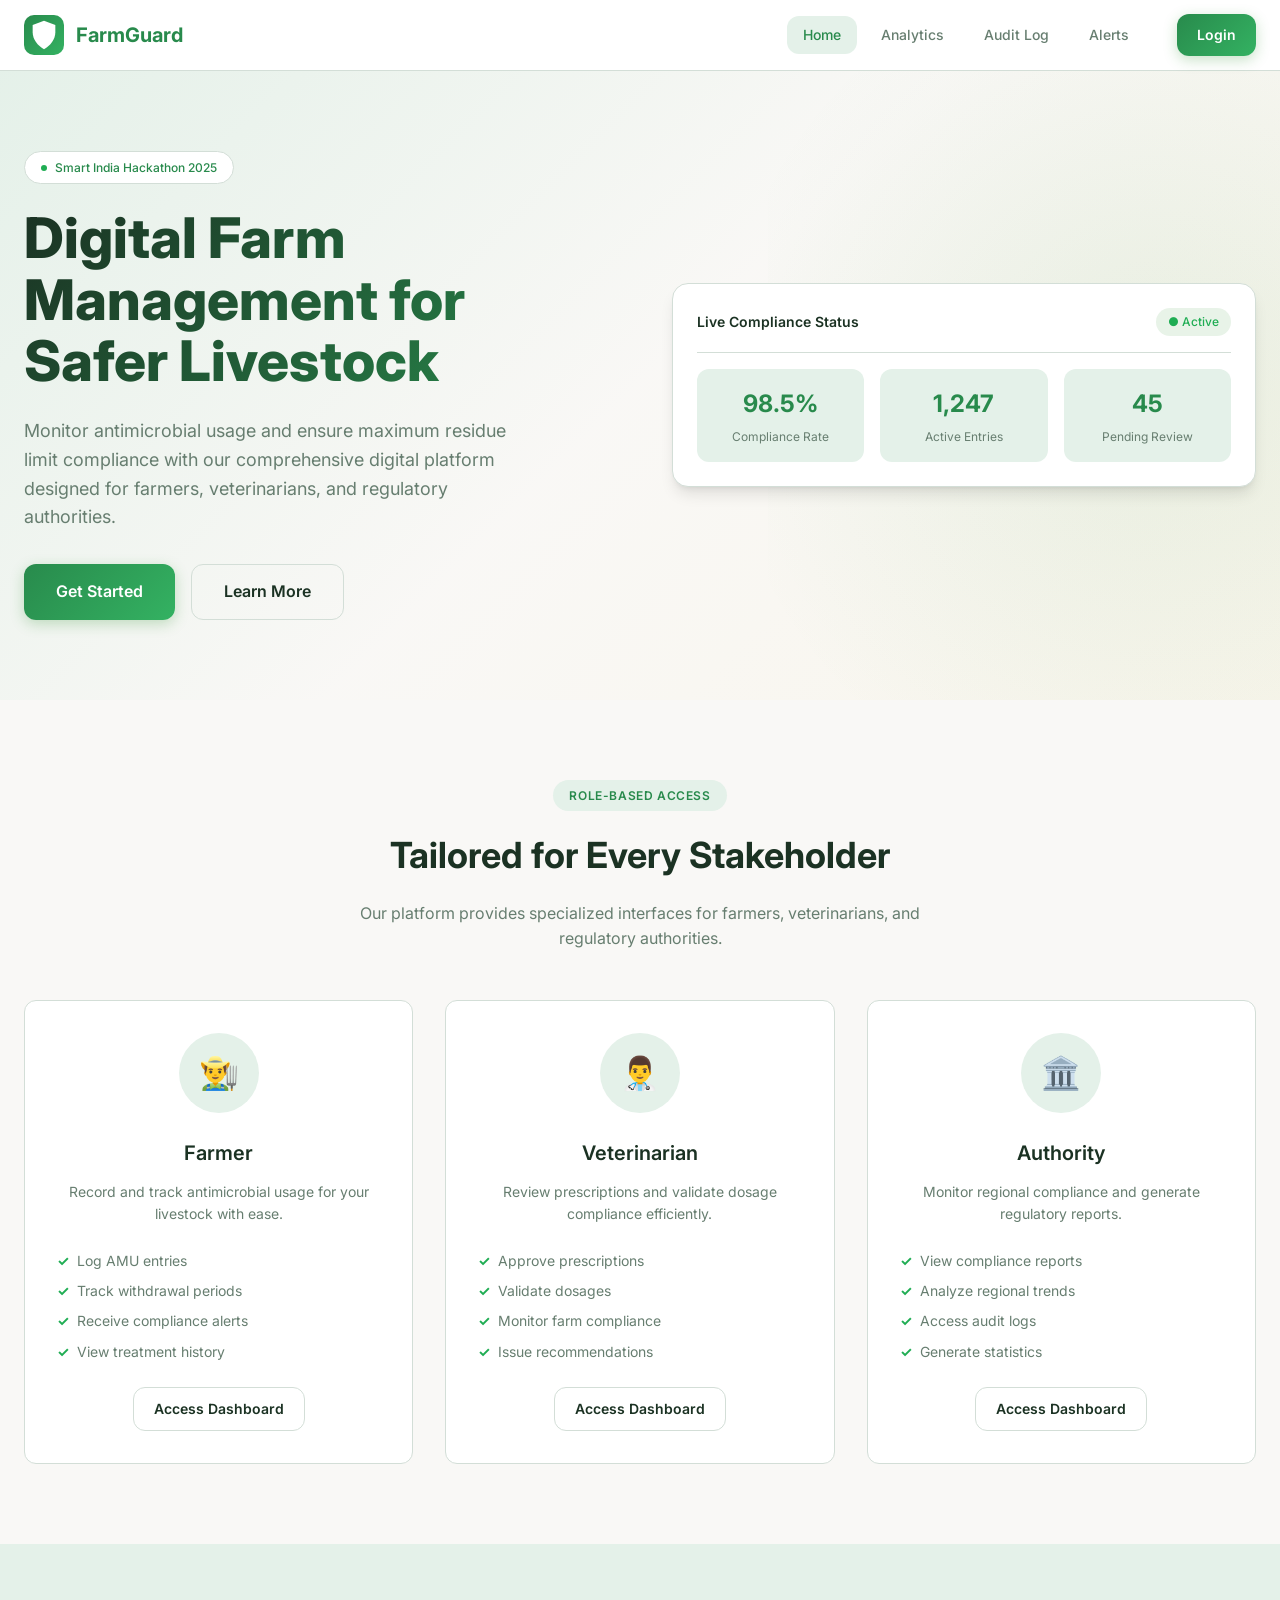
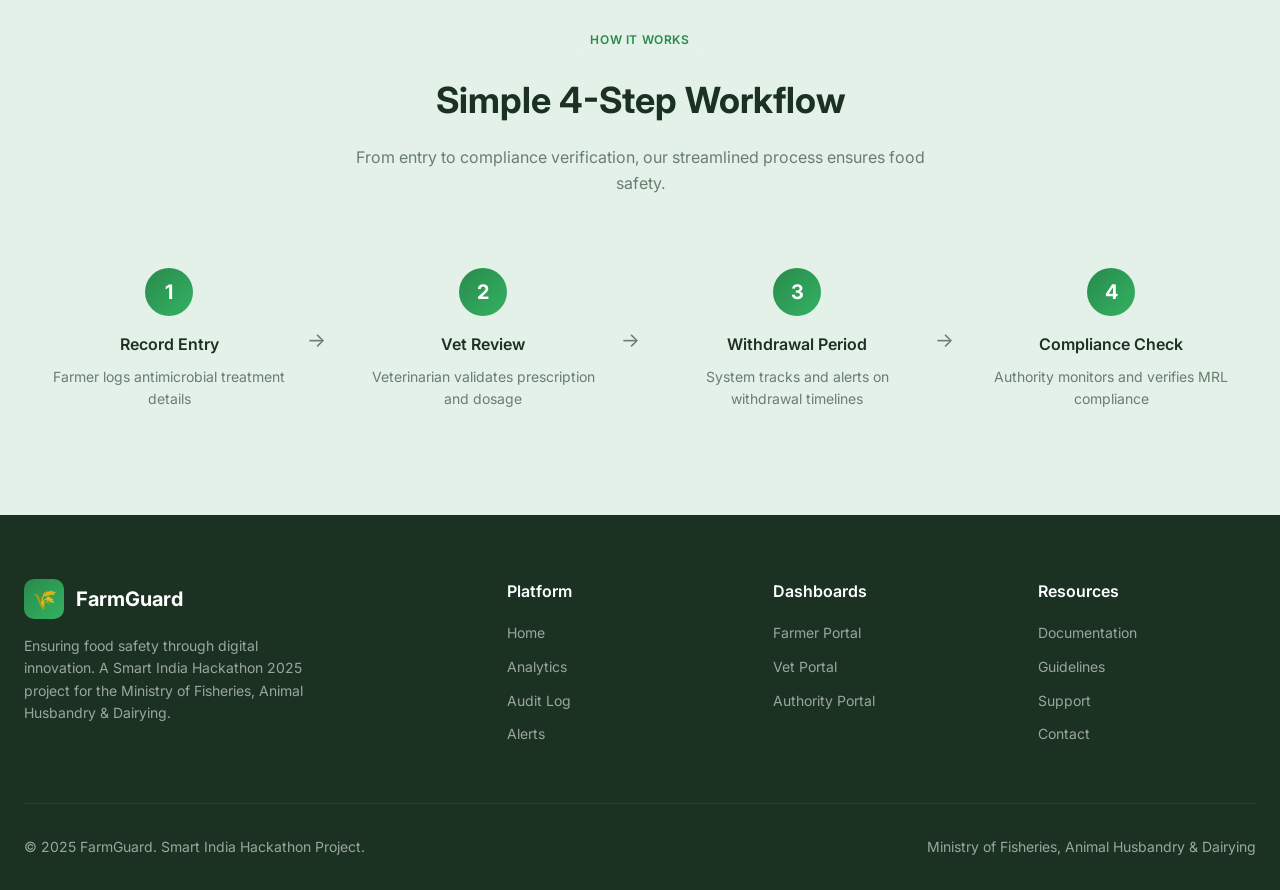
<file: index.html>
<!DOCTYPE html>
<html lang="en">
<head>
  <meta charset="UTF-8">
  <meta name="viewport" content="width=device-width, initial-scale=1.0">
  <title>Digital Farm Management Portal - AMU/MRL Monitoring</title>
  <meta name="description" content="Digital Farm Management Portal for monitoring Maximum Residue Limits (MRL) and Antimicrobial Usage (AMU) in livestock">
  <link rel="stylesheet" href="styles.css">
</head>
<body>
  <!-- Header -->
  <header class="header">
    <div class="header-container">
      <a href="index.html" class="logo">
        <div class="logo-icon">
          <svg width="34" height="34" viewBox="0 0 24 24" fill="white" xmlns="http://www.w3.org/2000/svg">
            <path d="M12 2L4 5V10C4 15 7.5 19.5 12 22C16.5 19.5 20 15 20 10V5L12 2Z"/>
          </svg>
        </div>
        <span>FarmGuard</span>
      </a>
      
      <nav class="nav">
        <div class="nav-links">
          <a href="index.html" class="nav-link active">Home</a>
          <a href="analytics.html" class="nav-link">Analytics</a>
          <a href="audit-log.html" class="nav-link">Audit Log</a>
          <a href="alerts.html" class="nav-link">Alerts</a>
        </div>
        <a href="login.html" class="btn btn-primary">Login</a>
      </nav>
    </div>
  </header>

  <!-- Hero Section -->
  <section class="hero">
    <div class="hero-container">
      <div class="hero-content">
        <div class="hero-badge">
          <span class="dot"></span>
          Smart India Hackathon 2025
        </div>
        <h1>Digital Farm Management for Safer Livestock</h1>
        <p>Monitor antimicrobial usage and ensure maximum residue limit compliance with our comprehensive digital platform designed for farmers, veterinarians, and regulatory authorities.</p>
        <div class="hero-buttons">
          <a href="login.html" class="btn btn-primary btn-lg">Get Started</a>
          <a href="#roles" class="btn btn-outline btn-lg">Learn More</a>
        </div>
      </div>
      
      <div class="hero-visual">
        <div class="hero-card">
          <div class="hero-card-header">
            <span class="hero-card-title">Live Compliance Status</span>
            <span class="hero-card-badge">● Active</span>
          </div>
          <div class="stats-grid">
            <div class="stat-item">
              <div class="stat-value">98.5%</div>
              <div class="stat-label">Compliance Rate</div>
            </div>
            <div class="stat-item">
              <div class="stat-value">1,247</div>
              <div class="stat-label">Active Entries</div>
            </div>
            <div class="stat-item">
              <div class="stat-value">45</div>
              <div class="stat-label">Pending Review</div>
            </div>
          </div>
        </div>
      </div>
    </div>
  </section>

  <!-- Roles Section -->
  <section class="section" id="roles">
    <div class="section-container">
      <div class="section-header">
        <span class="section-badge">Role-Based Access</span>
        <h2 class="section-title">Tailored for Every Stakeholder</h2>
        <p class="section-description">Our platform provides specialized interfaces for farmers, veterinarians, and regulatory authorities.</p>
      </div>
      
      <div class="roles-grid">
        <!-- Farmer Card -->
        <div class="role-card">
          <div class="role-icon">👨‍🌾</div>
          <h3>Farmer</h3>
          <p>Record and track antimicrobial usage for your livestock with ease.</p>
          <ul class="role-features">
            <li>Log AMU entries</li>
            <li>Track withdrawal periods</li>
            <li>Receive compliance alerts</li>
            <li>View treatment history</li>
          </ul>
          <a href="farmer-dashboard.html" class="btn btn-outline">Access Dashboard</a>
        </div>
        
        <!-- Veterinarian Card -->
        <div class="role-card">
          <div class="role-icon">👨‍⚕️</div>
          <h3>Veterinarian</h3>
          <p>Review prescriptions and validate dosage compliance efficiently.</p>
          <ul class="role-features">
            <li>Approve prescriptions</li>
            <li>Validate dosages</li>
            <li>Monitor farm compliance</li>
            <li>Issue recommendations</li>
          </ul>
          <a href="vet-dashboard.html" class="btn btn-outline">Access Dashboard</a>
        </div>
        
        <!-- Authority Card -->
        <div class="role-card">
          <div class="role-icon">🏛️</div>
          <h3>Authority</h3>
          <p>Monitor regional compliance and generate regulatory reports.</p>
          <ul class="role-features">
            <li>View compliance reports</li>
            <li>Analyze regional trends</li>
            <li>Access audit logs</li>
            <li>Generate statistics</li>
          </ul>
          <a href="authority-dashboard.html" class="btn btn-outline">Access Dashboard</a>
        </div>
      </div>
    </div>
  </section>

  <!-- Workflow Section -->
  <section class="section" style="background: var(--accent);">
    <div class="section-container">
      <div class="section-header">
        <span class="section-badge">How It Works</span>
        <h2 class="section-title">Simple 4-Step Workflow</h2>
        <p class="section-description">From entry to compliance verification, our streamlined process ensures food safety.</p>
      </div>
      
      <div class="workflow-grid">
        <div class="workflow-step">
          <div class="workflow-number">1</div>
          <h4>Record Entry</h4>
          <p>Farmer logs antimicrobial treatment details</p>
        </div>
        <div class="workflow-step">
          <div class="workflow-number">2</div>
          <h4>Vet Review</h4>
          <p>Veterinarian validates prescription and dosage</p>
        </div>
        <div class="workflow-step">
          <div class="workflow-number">3</div>
          <h4>Withdrawal Period</h4>
          <p>System tracks and alerts on withdrawal timelines</p>
        </div>
        <div class="workflow-step">
          <div class="workflow-number">4</div>
          <h4>Compliance Check</h4>
          <p>Authority monitors and verifies MRL compliance</p>
        </div>
      </div>
    </div>
  </section>

  <!-- Footer -->
  <footer class="footer">
    <div class="footer-container">
      <div class="footer-grid">
        <div class="footer-brand">
          <div class="logo">
            <div class="logo-icon">🌾</div>
            <span>FarmGuard</span>
          </div>
          <p>Ensuring food safety through digital innovation. A Smart India Hackathon 2025 project for the Ministry of Fisheries, Animal Husbandry & Dairying.</p>
        </div>
        
        <div class="footer-column">
          <h4>Platform</h4>
          <ul>
            <li><a href="index.html">Home</a></li>
            <li><a href="analytics.html">Analytics</a></li>
            <li><a href="audit-log.html">Audit Log</a></li>
            <li><a href="alerts.html">Alerts</a></li>
          </ul>
        </div>
        
        <div class="footer-column">
          <h4>Dashboards</h4>
          <ul>
            <li><a href="farmer-dashboard.html">Farmer Portal</a></li>
            <li><a href="vet-dashboard.html">Vet Portal</a></li>
            <li><a href="authority-dashboard.html">Authority Portal</a></li>
          </ul>
        </div>
        
        <div class="footer-column">
          <h4>Resources</h4>
          <ul>
            <li><a href="#">Documentation</a></li>
            <li><a href="#">Guidelines</a></li>
            <li><a href="#">Support</a></li>
            <li><a href="#">Contact</a></li>
          </ul>
        </div>
      </div>
      
      <div class="footer-bottom">
        <span>© 2025 FarmGuard. Smart India Hackathon Project.</span>
        <span>Ministry of Fisheries, Animal Husbandry & Dairying</span>
      </div>
    </div>
  </footer>
</body>
</html>
</file>
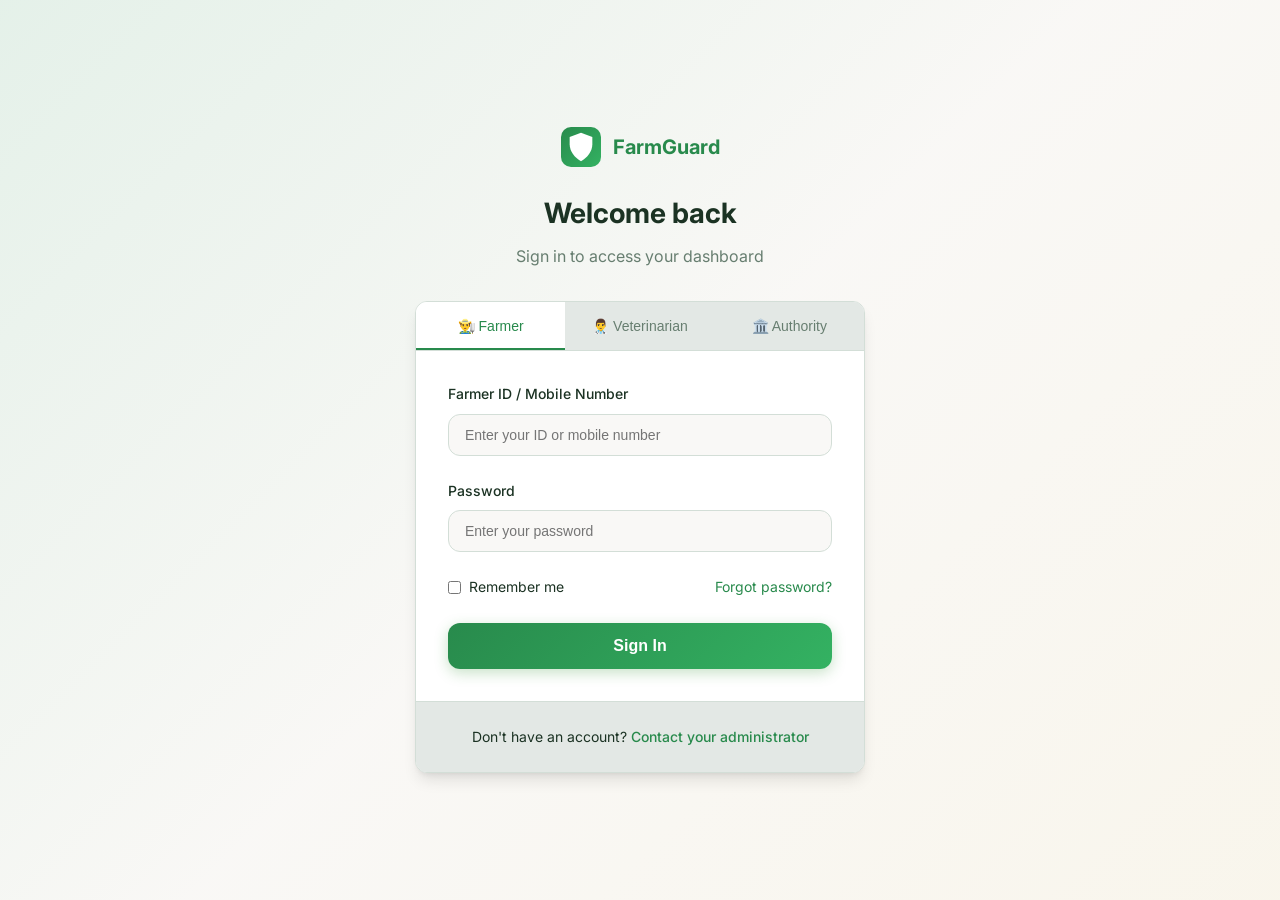
<file: login.html>
<!DOCTYPE html>
<html lang="en">
<head>
  <meta charset="UTF-8">
  <meta name="viewport" content="width=device-width, initial-scale=1.0">
  <title>Login - FarmGuard</title>
  <link rel="stylesheet" href="styles.css">
</head>
<body>
  <div class="login-page">
    <div class="login-container">
      <div class="login-header">
        <a href="index.html" class="logo">
          <!--<div class="logo-icon">🌾</div>-->
          <div class="logo-icon">
            <svg width="34" height="34" viewBox="0 0 24 24" fill="white" xmlns="http://www.w3.org/2000/svg">
              <path d="M12 2L4 5V10C4 15 7.5 19.5 12 22C16.5 19.5 20 15 20 10V5L12 2Z"/>
            </svg>
          </div>
          <span>FarmGuard</span>
        </a>
        <h1>Welcome back</h1>
        <p>Sign in to access your dashboard</p>
      </div>
      
      <div class="login-card">
        <div class="role-tabs">
          <button class="role-tab active" data-role="farmer" onclick="switchRole('farmer')">
            👨‍🌾 Farmer
          </button>
          <button class="role-tab" data-role="vet" onclick="switchRole('vet')">
            👨‍⚕️ Veterinarian
          </button>
          <button class="role-tab" data-role="authority" onclick="switchRole('authority')">
            🏛️ Authority
          </button>
        </div>
        
        <form class="login-form" id="loginForm">
          <div class="form-group">
            <label for="identifier" id="identifierLabel">Farmer ID / Mobile Number</label>
            <input type="text" id="identifier" placeholder="Enter your ID or mobile number" required>
          </div>
          
          <div class="form-group">
            <label for="password">Password</label>
            <input type="password" id="password" placeholder="Enter your password" required>
          </div>
          
          <div class="form-row">
            <label class="checkbox-group">
              <input type="checkbox" id="remember">
              <span>Remember me</span>
            </label>
            <a href="#" class="forgot-link">Forgot password?</a>
          </div>
          
          <button type="submit" class="btn btn-primary btn-lg">Sign In</button>
        </form>
        
        <div class="login-footer">
          <p>Don't have an account? <a href="#">Contact your administrator</a></p>
        </div>
      </div>
    </div>
  </div>

  <script>
    const roleConfig = {
      farmer: {
        label: 'Farmer ID / Mobile Number',
        placeholder: 'Enter your ID or mobile number',
        redirect: 'farmer-dashboard.html'
      },
      vet: {
        label: 'Veterinarian License Number',
        placeholder: 'Enter your license number',
        redirect: 'vet-dashboard.html'
      },
      authority: {
        label: 'Authority ID / Email',
        placeholder: 'Enter your official ID or email',
        redirect: 'authority-dashboard.html'
      }
    };

    let currentRole = 'farmer';

    function switchRole(role) {
      currentRole = role;
      
      // Update tabs
      document.querySelectorAll('.role-tab').forEach(tab => {
        tab.classList.toggle('active', tab.dataset.role === role);
      });
      
      // Update form
      const config = roleConfig[role];
      document.getElementById('identifierLabel').textContent = config.label;
      document.getElementById('identifier').placeholder = config.placeholder;
    }

    document.getElementById('loginForm').addEventListener('submit', async function(e) {
      e.preventDefault();
      
      const identifier = document.getElementById('identifier').value;
      const password = document.getElementById('password').value;
      
      try {
        const response = await fetch('/login', {
          method: 'POST',
          headers: {
            'Content-Type': 'application/json',
          },
          body: JSON.stringify({
            identifier: identifier,
            password: password,
            role: currentRole
          })
        });
        
        const data = await response.json();
        
        if (data.success) {
          const config = roleConfig[currentRole];
          window.location.href = config.redirect;
        } else {
          alert(data.message || 'Invalid credentials. Please try again.');
        }
      } catch (error) {
        console.error('Login error:', error);
        alert('Login failed. Please check your connection and try again.');
      }
    });
  </script>
</body>
</html>
</file>
<file: styles.css>
/* Digital Farm Management Portal - Complete Styles */
@import url('https://fonts.googleapis.com/css2?family=Inter:wght@300;400;500;600;700;800&display=swap');

* {
  margin: 0;
  padding: 0;
  box-sizing: border-box;
}

:root {
  /* Colors */
  --primary: hsl(142, 55%, 35%);
  --primary-light: hsl(142, 55%, 45%);
  --primary-dark: hsl(142, 55%, 25%);
  --primary-foreground: hsl(0, 0%, 100%);
  
  --secondary: hsl(45, 93%, 47%);
  --secondary-light: hsl(45, 93%, 57%);
  --secondary-foreground: hsl(0, 0%, 10%);
  
  --background: hsl(40, 23%, 97%);
  --foreground: hsl(142, 30%, 15%);
  
  --card: hsl(0, 0%, 100%);
  --card-foreground: hsl(142, 30%, 15%);
  
  --muted: hsl(142, 10%, 90%);
  --muted-foreground: hsl(142, 10%, 45%);
  
  --accent: hsl(142, 30%, 92%);
  --accent-foreground: hsl(142, 55%, 30%);
  
  --destructive: hsl(0, 72%, 51%);
  --success: hsl(142, 70%, 40%);
  --warning: hsl(38, 92%, 50%);
  
  --border: hsl(142, 15%, 85%);
  --input: hsl(142, 15%, 85%);
  --ring: hsl(142, 55%, 35%);
  
  --radius: 0.75rem;
  --shadow-sm: 0 1px 2px 0 rgb(0 0 0 / 0.05);
  --shadow: 0 1px 3px 0 rgb(0 0 0 / 0.1), 0 1px 2px -1px rgb(0 0 0 / 0.1);
  --shadow-md: 0 4px 6px -1px rgb(0 0 0 / 0.1), 0 2px 4px -2px rgb(0 0 0 / 0.1);
  --shadow-lg: 0 10px 15px -3px rgb(0 0 0 / 0.1), 0 4px 6px -4px rgb(0 0 0 / 0.1);
}

body {
  font-family: 'Inter', -apple-system, BlinkMacSystemFont, 'Segoe UI', sans-serif;
  background-color: var(--background);
  color: var(--foreground);
  line-height: 1.6;
  min-height: 100vh;
}

a {
  color: inherit;
  text-decoration: none;
}

/* Header */
.header {
  background: rgba(255, 255, 255, 0.95);
  backdrop-filter: blur(12px);
  border-bottom: 1px solid var(--border);
  position: sticky;
  top: 0;
  z-index: 100;
  padding: 0 1.5rem;
}

.header-container {
  max-width: 1280px;
  margin: 0 auto;
  display: flex;
  align-items: center;
  justify-content: space-between;
  height: 70px;
}

.logo {
  display: flex;
  align-items: center;
  gap: 0.75rem;
  font-weight: 700;
  font-size: 1.25rem;
  color: var(--primary);
}

.logo-icon {
  width: 40px;
  height: 40px;
  background: linear-gradient(135deg, var(--primary), var(--primary-light));
  border-radius: 10px;
  display: flex;
  align-items: center;
  justify-content: center;
  color: white;
  font-size: 1.25rem;
}

.nav {
  display: flex;
  align-items: center;
  gap: 2rem;
}

.nav-links {
  display: flex;
  gap: 0.5rem;
}

.nav-link {
  padding: 0.5rem 1rem;
  border-radius: var(--radius);
  font-weight: 500;
  font-size: 0.875rem;
  color: var(--muted-foreground);
  transition: all 0.2s;
}

.nav-link:hover {
  color: var(--foreground);
  background: var(--accent);
}

.nav-link.active {
  color: var(--primary);
  background: var(--accent);
}

/* Buttons */
.btn {
  display: inline-flex;
  align-items: center;
  justify-content: center;
  gap: 0.5rem;
  padding: 0.625rem 1.25rem;
  font-size: 0.875rem;
  font-weight: 600;
  border-radius: var(--radius);
  border: none;
  cursor: pointer;
  transition: all 0.2s;
}

.btn-primary {
  background: linear-gradient(135deg, var(--primary), var(--primary-light));
  color: var(--primary-foreground);
  box-shadow: 0 4px 14px 0 rgba(34, 139, 34, 0.25);
}

.btn-primary:hover {
  transform: translateY(-1px);
  box-shadow: 0 6px 20px 0 rgba(34, 139, 34, 0.35);
}

.btn-secondary {
  background: var(--secondary);
  color: var(--secondary-foreground);
}

.btn-secondary:hover {
  background: var(--secondary-light);
}

.btn-outline {
  background: transparent;
  border: 1px solid var(--border);
  color: var(--foreground);
}

.btn-outline:hover {
  background: var(--accent);
  border-color: var(--primary);
}

.btn-ghost {
  background: transparent;
  color: var(--muted-foreground);
}

.btn-ghost:hover {
  background: var(--accent);
  color: var(--foreground);
}

.btn-sm {
  padding: 0.375rem 0.75rem;
  font-size: 0.75rem;
}

.btn-lg {
  padding: 0.875rem 2rem;
  font-size: 1rem;
}

/* Hero Section */
.hero {
  padding: 5rem 1.5rem;
  background: linear-gradient(135deg, var(--accent) 0%, var(--background) 50%, hsl(45, 50%, 95%) 100%);
  position: relative;
  overflow: hidden;
}

.hero::before {
  content: '';
  position: absolute;
  top: -50%;
  right: -20%;
  width: 60%;
  height: 200%;
  background: radial-gradient(circle, rgba(34, 139, 34, 0.08) 0%, transparent 60%);
  pointer-events: none;
}

.hero-container {
  max-width: 1280px;
  margin: 0 auto;
  display: grid;
  grid-template-columns: 1fr 1fr;
  gap: 4rem;
  align-items: center;
}

.hero-badge {
  display: inline-flex;
  align-items: center;
  gap: 0.5rem;
  background: var(--card);
  border: 1px solid var(--border);
  padding: 0.375rem 1rem;
  border-radius: 9999px;
  font-size: 0.75rem;
  font-weight: 500;
  color: var(--primary);
  margin-bottom: 1.5rem;
}

.hero-badge .dot {
  width: 6px;
  height: 6px;
  background: var(--success);
  border-radius: 50%;
  animation: pulse 2s infinite;
}

@keyframes pulse {
  0%, 100% { opacity: 1; }
  50% { opacity: 0.5; }
}

.hero h1 {
  font-size: 3.5rem;
  font-weight: 800;
  line-height: 1.1;
  margin-bottom: 1.5rem;
  background: linear-gradient(135deg, var(--foreground) 0%, var(--primary) 100%);
  -webkit-background-clip: text;
  -webkit-text-fill-color: transparent;
  background-clip: text;
}

.hero p {
  font-size: 1.125rem;
  color: var(--muted-foreground);
  margin-bottom: 2rem;
  max-width: 500px;
}

.hero-buttons {
  display: flex;
  gap: 1rem;
  flex-wrap: wrap;
}

.hero-visual {
  position: relative;
}

.hero-card {
  background: var(--card);
  border-radius: 1rem;
  box-shadow: var(--shadow-lg);
  padding: 1.5rem;
  border: 1px solid var(--border);
}

.hero-card-header {
  display: flex;
  align-items: center;
  justify-content: space-between;
  margin-bottom: 1rem;
  padding-bottom: 1rem;
  border-bottom: 1px solid var(--border);
}

.hero-card-title {
  font-weight: 600;
  font-size: 0.875rem;
}

.hero-card-badge {
  background: rgba(34, 139, 34, 0.1);
  color: var(--success);
  padding: 0.25rem 0.75rem;
  border-radius: 9999px;
  font-size: 0.75rem;
  font-weight: 500;
}

.stats-grid {
  display: grid;
  grid-template-columns: repeat(3, 1fr);
  gap: 1rem;
}

.stat-item {
  text-align: center;
  padding: 1rem;
  background: var(--accent);
  border-radius: var(--radius);
}

.stat-value {
  font-size: 1.5rem;
  font-weight: 700;
  color: var(--primary);
}

.stat-label {
  font-size: 0.75rem;
  color: var(--muted-foreground);
  margin-top: 0.25rem;
}

/* Sections */
.section {
  padding: 5rem 1.5rem;
}

.section-container {
  max-width: 1280px;
  margin: 0 auto;
}

.section-header {
  text-align: center;
  margin-bottom: 3rem;
}

.section-badge {
  display: inline-block;
  background: var(--accent);
  color: var(--primary);
  padding: 0.375rem 1rem;
  border-radius: 9999px;
  font-size: 0.75rem;
  font-weight: 600;
  text-transform: uppercase;
  letter-spacing: 0.05em;
  margin-bottom: 1rem;
}

.section-title {
  font-size: 2.25rem;
  font-weight: 700;
  margin-bottom: 1rem;
}

.section-description {
  color: var(--muted-foreground);
  max-width: 600px;
  margin: 0 auto;
}

/* Cards */
.card {
  background: var(--card);
  border: 1px solid var(--border);
  border-radius: var(--radius);
  box-shadow: var(--shadow);
  overflow: hidden;
}

.card-header {
  padding: 1.5rem;
  border-bottom: 1px solid var(--border);
}

.card-title {
  font-size: 1.125rem;
  font-weight: 600;
  margin-bottom: 0.25rem;
}

.card-description {
  font-size: 0.875rem;
  color: var(--muted-foreground);
}

.card-content {
  padding: 1.5rem;
}

.card-footer {
  padding: 1rem 1.5rem;
  border-top: 1px solid var(--border);
  background: var(--muted);
}

/* Role Cards */
.roles-grid {
  display: grid;
  grid-template-columns: repeat(3, 1fr);
  gap: 2rem;
}

.role-card {
  background: var(--card);
  border: 1px solid var(--border);
  border-radius: var(--radius);
  padding: 2rem;
  text-align: center;
  transition: all 0.3s;
  position: relative;
  overflow: hidden;
}

.role-card:hover {
  transform: translateY(-4px);
  box-shadow: var(--shadow-lg);
  border-color: var(--primary);
}

.role-card::before {
  content: '';
  position: absolute;
  top: 0;
  left: 0;
  right: 0;
  height: 4px;
  background: linear-gradient(90deg, var(--primary), var(--secondary));
  opacity: 0;
  transition: opacity 0.3s;
}

.role-card:hover::before {
  opacity: 1;
}

.role-icon {
  width: 80px;
  height: 80px;
  margin: 0 auto 1.5rem;
  background: var(--accent);
  border-radius: 50%;
  display: flex;
  align-items: center;
  justify-content: center;
  font-size: 2rem;
}

.role-card h3 {
  font-size: 1.25rem;
  font-weight: 600;
  margin-bottom: 0.75rem;
}

.role-card p {
  color: var(--muted-foreground);
  font-size: 0.875rem;
  margin-bottom: 1.5rem;
}

.role-features {
  text-align: left;
  margin-bottom: 1.5rem;
}

.role-features li {
  display: flex;
  align-items: center;
  gap: 0.5rem;
  font-size: 0.875rem;
  color: var(--muted-foreground);
  margin-bottom: 0.5rem;
}

.role-features li::before {
  content: '✓';
  color: var(--success);
  font-weight: bold;
}

/* Workflow Section */
.workflow-grid {
  display: grid;
  grid-template-columns: repeat(4, 1fr);
  gap: 1.5rem;
}

.workflow-step {
  text-align: center;
  padding: 1.5rem;
  position: relative;
}

.workflow-step::after {
  content: '→';
  position: absolute;
  right: -0.75rem;
  top: 50%;
  transform: translateY(-50%);
  color: var(--muted-foreground);
  font-size: 1.25rem;
}

.workflow-step:last-child::after {
  display: none;
}

.workflow-number {
  width: 48px;
  height: 48px;
  background: linear-gradient(135deg, var(--primary), var(--primary-light));
  color: white;
  border-radius: 50%;
  display: flex;
  align-items: center;
  justify-content: center;
  font-weight: 700;
  font-size: 1.25rem;
  margin: 0 auto 1rem;
}

.workflow-step h4 {
  font-weight: 600;
  margin-bottom: 0.5rem;
}

.workflow-step p {
  font-size: 0.875rem;
  color: var(--muted-foreground);
}

/* Footer */
.footer {
  background: var(--foreground);
  color: rgba(255, 255, 255, 0.8);
  padding: 4rem 1.5rem 2rem;
}

.footer-container {
  max-width: 1280px;
  margin: 0 auto;
}

.footer-grid {
  display: grid;
  grid-template-columns: 2fr 1fr 1fr 1fr;
  gap: 3rem;
  margin-bottom: 3rem;
}

.footer-brand .logo {
  color: white;
  margin-bottom: 1rem;
}

.footer-brand p {
  font-size: 0.875rem;
  opacity: 0.7;
  max-width: 300px;
}

.footer-column h4 {
  color: white;
  font-weight: 600;
  margin-bottom: 1rem;
}

.footer-column ul {
  list-style: none;
}

.footer-column li {
  margin-bottom: 0.5rem;
}

.footer-column a {
  font-size: 0.875rem;
  opacity: 0.7;
  transition: opacity 0.2s;
}

.footer-column a:hover {
  opacity: 1;
}

.footer-bottom {
  padding-top: 2rem;
  border-top: 1px solid rgba(255, 255, 255, 0.1);
  display: flex;
  justify-content: space-between;
  align-items: center;
  font-size: 0.875rem;
  opacity: 0.7;
}

/* Login Page */
.login-page {
  min-height: 100vh;
  display: flex;
  align-items: center;
  justify-content: center;
  padding: 2rem;
  background: linear-gradient(135deg, var(--accent) 0%, var(--background) 50%, hsl(45, 50%, 95%) 100%);
}

.login-container {
  width: 100%;
  max-width: 450px;
}

.login-header {
  text-align: center;
  margin-bottom: 2rem;
}

.login-header .logo {
  justify-content: center;
  margin-bottom: 1.5rem;
}

.login-header h1 {
  font-size: 1.75rem;
  font-weight: 700;
  margin-bottom: 0.5rem;
}

.login-header p {
  color: var(--muted-foreground);
}

.login-card {
  background: var(--card);
  border: 1px solid var(--border);
  border-radius: var(--radius);
  box-shadow: var(--shadow-lg);
  overflow: hidden;
}

.role-tabs {
  display: flex;
  border-bottom: 1px solid var(--border);
}

.role-tab {
  flex: 1;
  padding: 1rem;
  text-align: center;
  font-weight: 500;
  font-size: 0.875rem;
  color: var(--muted-foreground);
  background: var(--muted);
  border: none;
  cursor: pointer;
  transition: all 0.2s;
}

.role-tab:hover {
  color: var(--foreground);
}

.role-tab.active {
  background: var(--card);
  color: var(--primary);
  box-shadow: inset 0 -2px 0 var(--primary);
}

.login-form {
  padding: 2rem;
}

.form-group {
  margin-bottom: 1.5rem;
}

.form-group label {
  display: block;
  font-weight: 500;
  font-size: 0.875rem;
  margin-bottom: 0.5rem;
}

.form-group input {
  width: 100%;
  padding: 0.75rem 1rem;
  border: 1px solid var(--border);
  border-radius: var(--radius);
  font-size: 0.875rem;
  transition: all 0.2s;
  background: var(--background);
}

.form-group input:focus {
  outline: none;
  border-color: var(--primary);
  box-shadow: 0 0 0 3px rgba(34, 139, 34, 0.1);
}

.form-row {
  display: flex;
  justify-content: space-between;
  align-items: center;
  margin-bottom: 1.5rem;
}

.checkbox-group {
  display: flex;
  align-items: center;
  gap: 0.5rem;
  font-size: 0.875rem;
}

.forgot-link {
  font-size: 0.875rem;
  color: var(--primary);
}

.login-form .btn {
  width: 100%;
}

.login-footer {
  text-align: center;
  padding: 1.5rem;
  background: var(--muted);
  border-top: 1px solid var(--border);
  font-size: 0.875rem;
}

.login-footer a {
  color: var(--primary);
  font-weight: 500;
}

/* Dashboard Layout */
.dashboard {
  display: flex;
  min-height: 100vh;
}

.sidebar {
  width: 280px;
  background: var(--card);
  border-right: 1px solid var(--border);
  padding: 1.5rem;
  display: flex;
  flex-direction: column;
}

.sidebar-header {
  margin-bottom: 2rem;
}

.sidebar-nav {
  flex: 1;
}

.sidebar-section {
  margin-bottom: 1.5rem;
}

.sidebar-section-title {
  font-size: 0.75rem;
  font-weight: 600;
  text-transform: uppercase;
  letter-spacing: 0.05em;
  color: var(--muted-foreground);
  margin-bottom: 0.75rem;
  padding: 0 0.75rem;
}

.sidebar-link {
  display: flex;
  align-items: center;
  gap: 0.75rem;
  padding: 0.75rem;
  border-radius: var(--radius);
  font-size: 0.875rem;
  color: var(--muted-foreground);
  transition: all 0.2s;
  margin-bottom: 0.25rem;
}

.sidebar-link:hover {
  background: var(--accent);
  color: var(--foreground);
}

.sidebar-link.active {
  background: var(--accent);
  color: var(--primary);
  font-weight: 500;
}

.sidebar-link svg, .sidebar-link .icon {
  width: 20px;
  height: 20px;
  opacity: 0.7;
}

.sidebar-footer {
  padding-top: 1rem;
  border-top: 1px solid var(--border);
}

.user-info {
  display: flex;
  align-items: center;
  gap: 0.75rem;
  padding: 0.75rem;
}

.user-avatar {
  width: 40px;
  height: 40px;
  background: var(--accent);
  border-radius: 50%;
  display: flex;
  align-items: center;
  justify-content: center;
  font-weight: 600;
  color: var(--primary);
}

.user-details {
  flex: 1;
}

.user-name {
  font-weight: 500;
  font-size: 0.875rem;
}

.user-role {
  font-size: 0.75rem;
  color: var(--muted-foreground);
}

.main-content {
  flex: 1;
  padding: 2rem;
  overflow-y: auto;
  background: var(--background);
}

.page-header {
  margin-bottom: 2rem;
}

.page-header h1 {
  font-size: 1.75rem;
  font-weight: 700;
  margin-bottom: 0.5rem;
}

.page-header p {
  color: var(--muted-foreground);
}

/* Stats Grid */
.stats-row {
  display: grid;
  grid-template-columns: repeat(4, 1fr);
  gap: 1.5rem;
  margin-bottom: 2rem;
}

.stat-card {
  background: var(--card);
  border: 1px solid var(--border);
  border-radius: var(--radius);
  padding: 1.5rem;
  display: flex;
  align-items: flex-start;
  gap: 1rem;
}

.stat-icon {
  width: 48px;
  height: 48px;
  border-radius: var(--radius);
  display: flex;
  align-items: center;
  justify-content: center;
  font-size: 1.25rem;
}

.stat-icon.primary {
  background: rgba(34, 139, 34, 0.1);
  color: var(--primary);
}

.stat-icon.warning {
  background: rgba(245, 158, 11, 0.1);
  color: var(--warning);
}

.stat-icon.success {
  background: rgba(34, 197, 94, 0.1);
  color: var(--success);
}

.stat-icon.accent {
  background: var(--accent);
  color: var(--accent-foreground);
}

.stat-info h3 {
  font-size: 0.875rem;
  font-weight: 500;
  color: var(--muted-foreground);
  margin-bottom: 0.25rem;
}

.stat-info .value {
  font-size: 1.75rem;
  font-weight: 700;
  color: var(--foreground);
}

.stat-info .trend {
  font-size: 0.75rem;
  margin-top: 0.25rem;
}

.stat-info .trend.up {
  color: var(--success);
}

.stat-info .trend.down {
  color: var(--destructive);
}

/* Tables */
.table-container {
  overflow-x: auto;
}

table {
  width: 100%;
  border-collapse: collapse;
}

th, td {
  padding: 0.75rem 1rem;
  text-align: left;
  border-bottom: 1px solid var(--border);
}

th {
  font-weight: 600;
  font-size: 0.75rem;
  text-transform: uppercase;
  letter-spacing: 0.05em;
  color: var(--muted-foreground);
  background: var(--muted);
}

td {
  font-size: 0.875rem;
}

tr:hover {
  background: var(--accent);
}

/* Badges */
.badge {
  display: inline-flex;
  align-items: center;
  padding: 0.25rem 0.75rem;
  border-radius: 9999px;
  font-size: 0.75rem;
  font-weight: 500;
}

.badge-success {
  background: rgba(34, 197, 94, 0.1);
  color: var(--success);
}

.badge-warning {
  background: rgba(245, 158, 11, 0.1);
  color: var(--warning);
}

.badge-danger {
  background: rgba(239, 68, 68, 0.1);
  color: var(--destructive);
}

.badge-info {
  background: var(--accent);
  color: var(--accent-foreground);
}

.badge-outline {
  background: transparent;
  border: 1px solid var(--border);
  color: var(--muted-foreground);
}

/* Tabs */
.tabs {
  border-bottom: 1px solid var(--border);
  margin-bottom: 1.5rem;
}

.tabs-list {
  display: flex;
  gap: 0.5rem;
}

.tab {
  padding: 0.75rem 1.5rem;
  font-weight: 500;
  font-size: 0.875rem;
  color: var(--muted-foreground);
  border: none;
  background: none;
  cursor: pointer;
  position: relative;
  transition: all 0.2s;
}

.tab:hover {
  color: var(--foreground);
}

.tab.active {
  color: var(--primary);
}

.tab.active::after {
  content: '';
  position: absolute;
  bottom: -1px;
  left: 0;
  right: 0;
  height: 2px;
  background: var(--primary);
}

/* Alert Items */
.alert-item {
  display: flex;
  align-items: flex-start;
  gap: 1rem;
  padding: 1rem;
  border-radius: var(--radius);
  background: var(--muted);
  margin-bottom: 0.75rem;
  transition: background 0.2s;
}

.alert-item:hover {
  background: var(--accent);
}

.alert-icon {
  width: 40px;
  height: 40px;
  border-radius: var(--radius);
  display: flex;
  align-items: center;
  justify-content: center;
  flex-shrink: 0;
}

.alert-icon.urgent {
  background: rgba(239, 68, 68, 0.1);
  color: var(--destructive);
}

.alert-icon.warning {
  background: rgba(245, 158, 11, 0.1);
  color: var(--warning);
}

.alert-icon.info {
  background: rgba(34, 139, 34, 0.1);
  color: var(--primary);
}

.alert-icon.success {
  background: rgba(34, 197, 94, 0.1);
  color: var(--success);
}

.alert-content {
  flex: 1;
}

.alert-content h4 {
  font-weight: 600;
  font-size: 0.875rem;
  margin-bottom: 0.25rem;
}

.alert-content p {
  font-size: 0.875rem;
  color: var(--muted-foreground);
}

.alert-meta {
  display: flex;
  align-items: center;
  gap: 1rem;
  margin-top: 0.5rem;
  font-size: 0.75rem;
  color: var(--muted-foreground);
}

/* Charts Placeholder */
.chart-placeholder {
  height: 300px;
  background: linear-gradient(135deg, var(--accent) 0%, var(--muted) 100%);
  border-radius: var(--radius);
  display: flex;
  align-items: center;
  justify-content: center;
  color: var(--muted-foreground);
}

/* Responsive */
@media (max-width: 1024px) {
  .hero-container {
    grid-template-columns: 1fr;
    text-align: center;
  }
  
  .hero p {
    margin: 0 auto 2rem;
  }
  
  .hero-buttons {
    justify-content: center;
  }
  
  .hero-visual {
    max-width: 500px;
    margin: 0 auto;
  }
  
  .roles-grid {
    grid-template-columns: 1fr;
    max-width: 400px;
    margin: 0 auto;
  }
  
  .workflow-grid {
    grid-template-columns: repeat(2, 1fr);
  }
  
  .workflow-step:nth-child(2)::after {
    display: none;
  }
  
  .footer-grid {
    grid-template-columns: repeat(2, 1fr);
  }
  
  .stats-row {
    grid-template-columns: repeat(2, 1fr);
  }
  
  .sidebar {
    display: none;
  }
}

@media (max-width: 768px) {
  .nav-links {
    display: none;
  }
  
  .hero h1 {
    font-size: 2.5rem;
  }
  
  .workflow-grid {
    grid-template-columns: 1fr;
  }
  
  .workflow-step::after {
    display: none;
  }
  
  .footer-grid {
    grid-template-columns: 1fr;
  }
  
  .footer-bottom {
    flex-direction: column;
    gap: 1rem;
    text-align: center;
  }
  
  .stats-row {
    grid-template-columns: 1fr;
  }
}

/* Utility Classes */
.container {
  max-width: 1280px;
  margin: 0 auto;
  padding: 0 1.5rem;
}

.text-center { text-align: center; }
.text-left { text-align: left; }
.text-right { text-align: right; }

.mb-1 { margin-bottom: 0.25rem; }
.mb-2 { margin-bottom: 0.5rem; }
.mb-3 { margin-bottom: 0.75rem; }
.mb-4 { margin-bottom: 1rem; }
.mb-6 { margin-bottom: 1.5rem; }
.mb-8 { margin-bottom: 2rem; }

.mt-4 { margin-top: 1rem; }
.mt-6 { margin-top: 1.5rem; }

.flex { display: flex; }
.items-center { align-items: center; }
.justify-between { justify-content: space-between; }
.gap-2 { gap: 0.5rem; }
.gap-4 { gap: 1rem; }

.grid { display: grid; }
.grid-cols-2 { grid-template-columns: repeat(2, 1fr); }
.grid-cols-3 { grid-template-columns: repeat(3, 1fr); }

.hidden { display: none; }
.block { display: block; }
</file>
